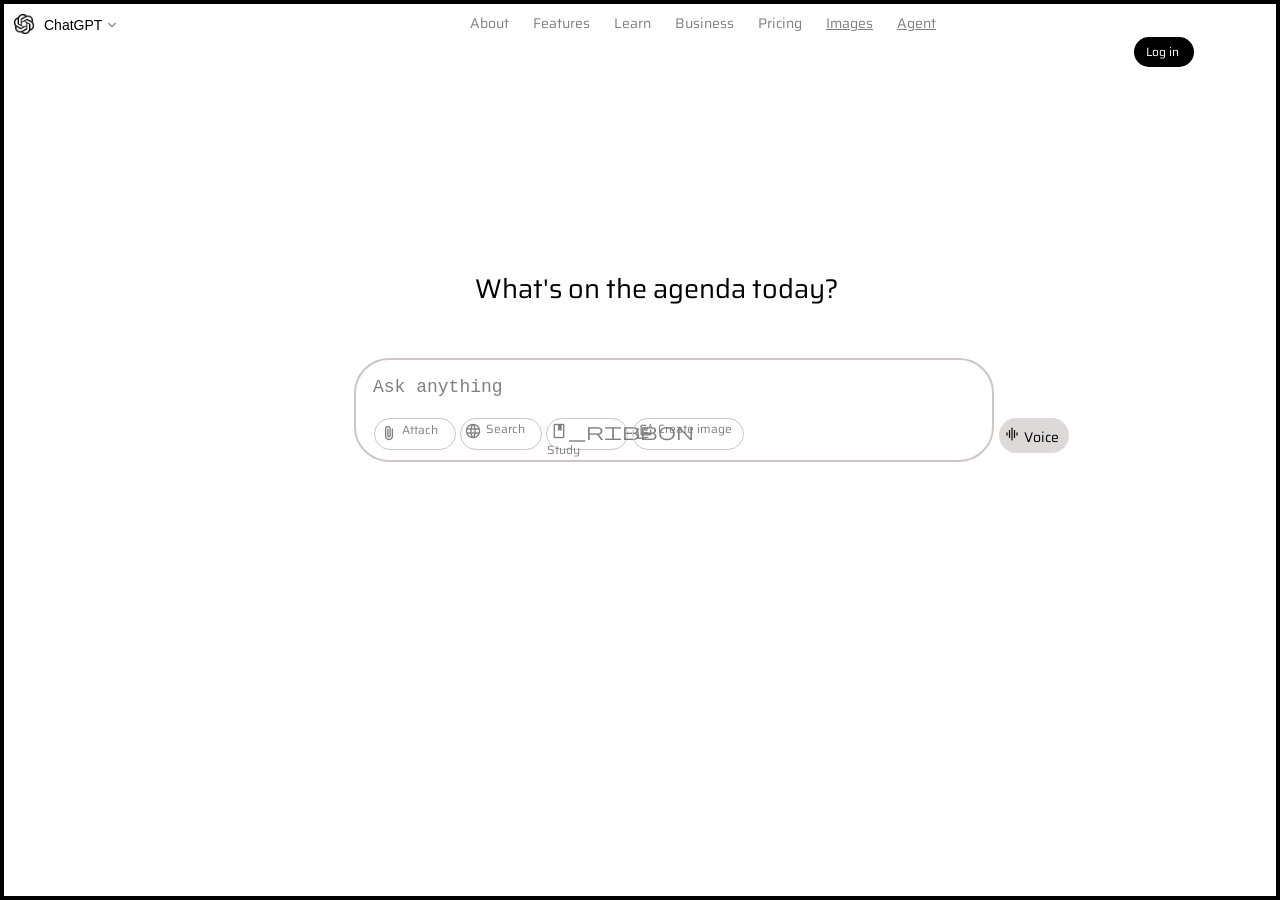
<file: index.html>
<!doctype html>
<html lang="en">
  <head>
    <meta charset="UTF-8" />
    <meta name="viewport" content="width=device-width, initial-scale=1.0" />
    <title>Document</title>
    <link rel="stylesheet" href="index_style.css" />
    <link rel="preconnect" href="https://fonts.googleapis.com" />
    <link rel="preconnect" href="https://fonts.gstatic.com" crossorigin />
    <link
      href="https://fonts.googleapis.com/css2?family=Inter:ital,opsz,wght@0,14..32,100..900;1,14..32,100..900&display=swap"
      rel="stylesheet"
    />
    <link rel="preconnect" href="https://fonts.googleapis.com" />
    <link rel="preconnect" href="https://fonts.gstatic.com" crossorigin />
    <link
      href="https://fonts.googleapis.com/css2?family=Saira:ital,wght@0,100..900;1,100..900&display=swap"
      rel="stylesheet"
    />
    <link
      rel="stylesheet"
      href="https://fonts.googleapis.com/css2?family=Material+Symbols+Outlined:opsz,wght,FILL,GRAD@20,400,0,0&icon_names=keyboard_arrow_down,help,attach_file,language,book_ribbon,photo_auto_merge,graphic_eq"
    />
  </head>
  <body>
    <div class="page">
      <header class="web_header">
        <img
          class="logo_img"
          src="images/gpt_logo.png"
          width="20px"
          height="20px"
        />
        <p class="website_name">ChatGPT</p>
        <span class="material-symbols-outlined arrow_icon">
          keyboard_arrow_down
        </span>
        <navbar class="website_navbar">
          <div class="saira-font nav_option">About</div>
          <div class="saira-font nav_option">Features</div>
          <div class="saira-font nav_option">Learn</div>
          <div class="saira-font nav_option">Business</div>
          <div class="saira-font nav_option">Pricing</div>
          <a href="images.html" class="saira-font nav_option">Images</a>
          <a href="agent.html" class="saira-font nav_option">Agent</a>
        </navbar>

        <div class="log_in">
          <p class="saira-font log_in_p">Log in</p>
        </div>
        <div class="sign_up">
          <p class="saira-font sign_up_p">Sign up for free</p>
        </div>
        <span class="material-symbols-outlined help_icon"> help </span>
      </header>

      <main class="main_section">
        <h1 class="saira-font main_h1">What's on the agenda today?</h1>
        <div class="chat_box">
          <textarea class="text_input" placeholder="Ask anything"></textarea>
        </div>

        <section class="chat_box_buttons">
          <div class="button attach">
            <span class="material-symbols-outlined attach_icon">
              attach_file
            </span>
            <p class="saira-font button_p">Attach</p>
          </div>

          <div class="button search">
            <span class="material-symbols-outlined language_icon">
              language
            </span>
            <p class="saira-font button_p">Search</p>
          </div>

          <div class="button study">
            <span class="material-symbols-outlined book_icon">
              book_ribbon
            </span>
            <p class="saira-font button_p">Study</p>
          </div>

          <div class="button create_img">
            <span class="material-symbols-outlined create_img_icon">
              photo_auto_merge
            </span>
            <p class="saira-font button_p">Create image</p>
          </div>
        </section>

        <div class="voice_button">
          <span class="material-symbols-outlined voice_icon"> graphic_eq </span>
          <p class="saira-font voice_p">Voice</p>
        </div>
      </main>
    </div>
  </body>
</html>
</file>
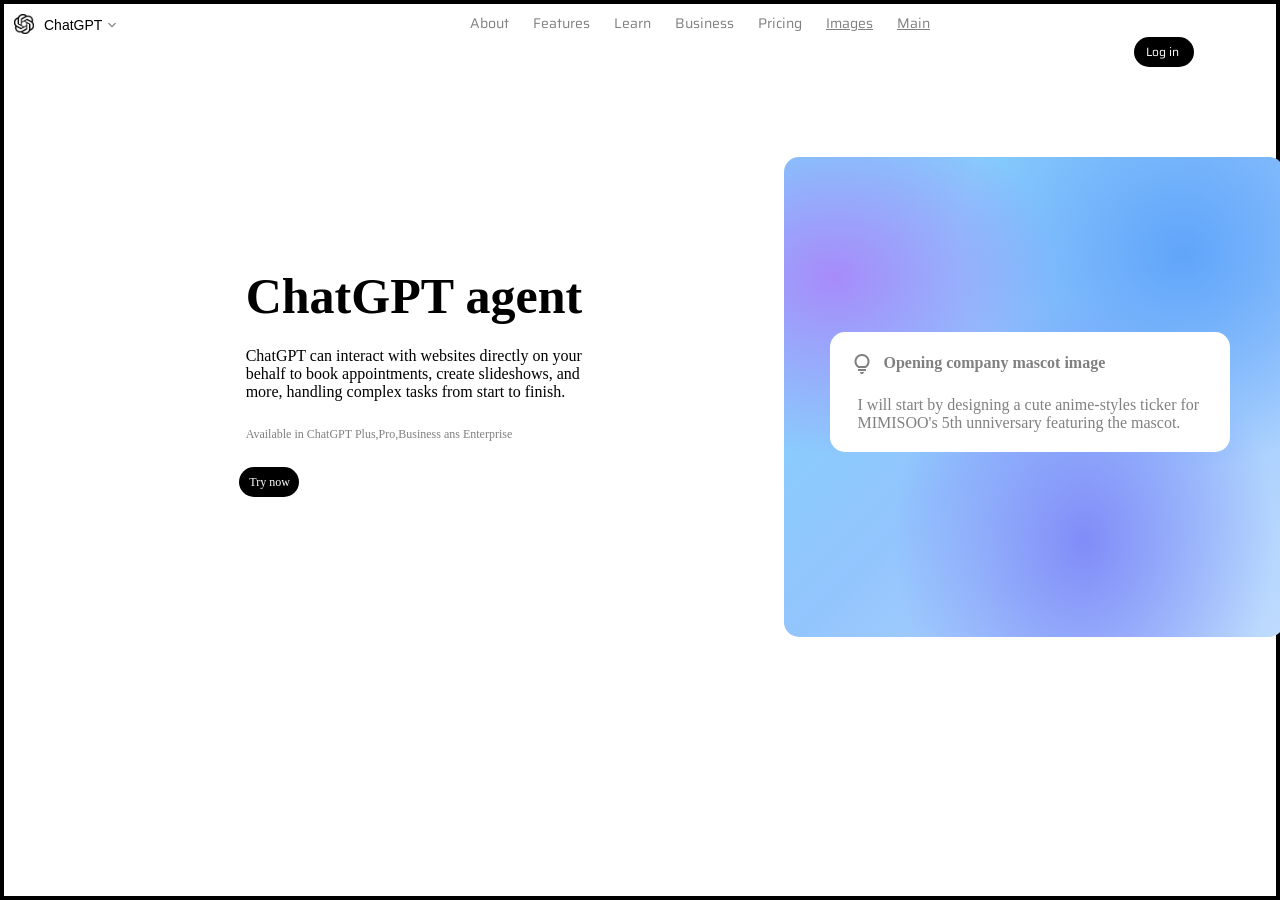
<file: agent.html>
<!doctype html>
<html lang="en">
  <head>
    <meta charset="UTF-8" />
    <meta name="viewport" content="width=device-width, initial-scale=1.0" />
    <title>Document</title>
    <link rel="stylesheet" href="agent_style.css" />
    <link rel="preconnect" href="https://fonts.googleapis.com" />
    <link rel="preconnect" href="https://fonts.gstatic.com" crossorigin />
    <link
      href="https://fonts.googleapis.com/css2?family=Inter:ital,opsz,wght@0,14..32,100..900;1,14..32,100..900&display=swap"
      rel="stylesheet"
    />
    <link rel="preconnect" href="https://fonts.googleapis.com" />
    <link rel="preconnect" href="https://fonts.gstatic.com" crossorigin />
    <link
      href="https://fonts.googleapis.com/css2?family=Saira:ital,wght@0,100..900;1,100..900&display=swap"
      rel="stylesheet"
    />
    <link
      rel="stylesheet"
      href="https://fonts.googleapis.com/css2?family=Material+Symbols+Outlined:opsz,wght,FILL,GRAD@20,400,0,0&icon_names=keyboard_arrow_down,help,attach_file,language,book_ribbon,photo_auto_merge,graphic_eq,lightbulb"
    />
  </head>
  <body>
    <div class="page">
      <header class="web_header">
        <img
          class="logo_img"
          src="images/gpt_logo.png"
          width="20px"
          height="20px"
        />
        <p class="website_name">ChatGPT</p>
        <span class="material-symbols-outlined arrow_icon">
          keyboard_arrow_down
        </span>
        <navbar class="website_navbar">
          <div class="saira-font nav_option">About</div>
          <div class="saira-font nav_option">Features</div>
          <div class="saira-font nav_option">Learn</div>
          <div class="saira-font nav_option">Business</div>
          <div class="saira-font nav_option">Pricing</div>
          <a href="images.html" class="saira-font nav_option">Images</a>
          <a href="index.html" class="saira-font nav_option">Main</a>
        </navbar>

        <div class="log_in">
          <p class="saira-font log_in_p">Log in</p>
        </div>
        <div class="sign_up">
          <p class="saira-font sign_up_p">Sign up for free</p>
        </div>
        <span class="material-symbols-outlined help_icon"> help </span>
      </header>

      <main>
        <section class="left_part">
          <h1 class="main_h1">ChatGPT agent</h1>
          <p class="main_p">
            ChatGPT can interact with websites directly on your behalf to book
            appointments, create slideshows, and more, handling complex tasks
            from start to finish.
          </p>

          <p class="second_main_p">
            Available in ChatGPT Plus,Pro,Business ans Enterprise
          </p>

          <div class="try_now_button">
            <span class="try_now">Try now</span>
          </div>
        </section>

        <section class="right_part">
          <div class="gradient_square">
            <div class="white_square">
              <span class="material-symbols-outlined lightbulb_icon"
                >lightbulb</span
              >
              <p class="white_square_p1">Opening company mascot image</p>

              <p class="white_square_p2">
                I will start by designing a cute anime-styles ticker for
                MIMISOO's 5th unniversary featuring the mascot.
              </p>
            </div>
          </div>
        </section>
      </main>
    </div>
  </body>
</html>
</file>
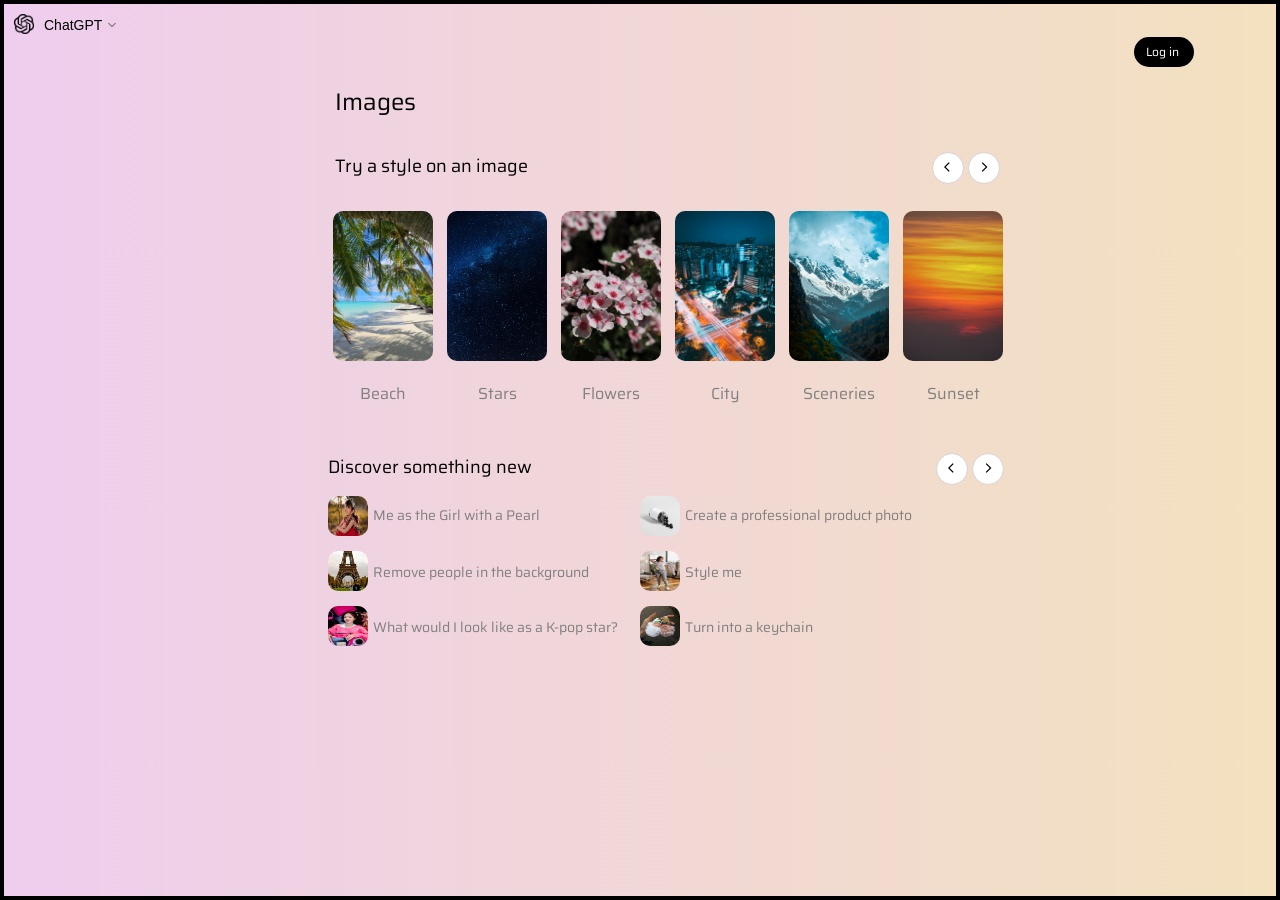
<file: images.html>
<!doctype html>
<html lang="en">
  <head>
    <meta charset="UTF-8" />
    <meta name="viewport" content="width=device-width, initial-scale=1.0" />
    <title>Document</title>
    <link rel="stylesheet" href="images_style.css" />
    <link rel="preconnect" href="https://fonts.googleapis.com" />
    <link rel="preconnect" href="https://fonts.gstatic.com" crossorigin />
    <link
      href="https://fonts.googleapis.com/css2?family=Inter:ital,opsz,wght@0,14..32,100..900;1,14..32,100..900&display=swap"
      rel="stylesheet"
    />
    <link rel="preconnect" href="https://fonts.googleapis.com" />
    <link rel="preconnect" href="https://fonts.gstatic.com" crossorigin />
    <link
      href="https://fonts.googleapis.com/css2?family=Saira:ital,wght@0,100..900;1,100..900&display=swap"
      rel="stylesheet"
    />
    <link
      rel="stylesheet"
      href="https://fonts.googleapis.com/css2?family=Material+Symbols+Outlined:opsz,wght,FILL,GRAD@20,400,0,0&icon_names=keyboard_arrow_down,help,arrow_back_ios,arrow_forward_ios"
    />
  </head>
  <body>
    <div class="images_page">
      <header class="web_header">
        <img
          class="logo_img"
          src="images/gpt_logo.png"
          width="20px"
          height="20px"
        />
        <p class="website_name">ChatGPT</p>
        <span class="material-symbols-outlined arrow_icon">
          keyboard_arrow_down
        </span>

        <div class="log_in">
          <p class="saira-font log_in_p">Log in</p>
        </div>
        <div class="sign_up">
          <p class="saira-font sign_up_p">Sign up for free</p>
        </div>
        <span class="material-symbols-outlined help_icon"> help </span>
      </header>

      <main>
        <h1 class="saira-font main_h1">Images</h1>
        <section class="main_h2">
          <h2 class="saira-font second_h">Try a style on an image</h2>
          <div class="div_white_circles">
            <div class="white_circle c1">
              <span class="material-symbols-outlined arrow_back_icon">
                arrow_back_ios
              </span>
            </div>
            <div class="white_circle c2">
              <span class="material-symbols-outlined arrow_forward_icon">
                arrow_forward_ios
              </span>
            </div>
          </div>
        </section>
        <section class="main_gallery">
          <figure class="gallery_figures">
            <p>
              <img
                class="gallery_img"
                src="images/img1.jpg"
                width="100"
                height="150"
                alt="Beach"
              />
              <figcaption class="saira-font captions">Beach</figcaption>
            </p>
          </figure>

          <figure class="gallery_figures">
            <p>
              <img
                class="gallery_img"
                src="images/img2.jpg"
                width="100"
                height="150"
                alt="stars"
              />
              <figcaption class="saira-font captions">Stars</figcaption>
            </p>
          </figure>

          <figure class="gallery_figures">
            <p>
              <img
                class="gallery_img"
                src="images/img3.jpg"
                width="100"
                height="150"
                alt="flowers"
              />
              <figcaption class="saira-font captions">Flowers</figcaption>
            </p>
          </figure>

          <figure class="gallery_figures">
            <p>
              <img
                class="gallery_img"
                src="images/img4.jpg"
                width="100"
                height="150"
                alt="city"
              />
              <figcaption class="saira-font captions">City</figcaption>
            </p>
          </figure>

          <figure class="gallery_figures">
            <p>
              <img
                class="gallery_img"
                src="images/img5.jpg"
                width="100"
                height="150"
                alt="sceneries"
              />
              <figcaption class="saira-font captions">Sceneries</figcaption>
            </p>
          </figure>

          <figure class="gallery_figures">
            <p>
              <img
                class="gallery_img"
                src="images/img6.jpg"
                width="100"
                height="150"
                alt="sunset"
              />
              <figcaption class="saira-font captions">Sunset</figcaption>
            </p>
          </figure>
        </section>

        <section class="bottom_part">
          <h2 class="saira-font bottom_part_h2">Discover something new</h2>
          <div class="div_white_circles">
            <div class="white_circle c1">
              <span class="material-symbols-outlined arrow_back_icon">
                arrow_back_ios
              </span>
            </div>
            <div class="white_circle c2">
              <span class="material-symbols-outlined arrow_forward_icon">
                arrow_forward_ios
              </span>
            </div>
          </div>

          <section class="bottom_cards">
            <div class="row_card">
              <img
                class="bottom_img img1"
                src="/images/girl.jpg"
                width="40px"
                height="40px"
              />
              <p class="saira-font bottom_card_p p1">
                Me as the Girl with a Pearl
              </p>
            </div>

            <div class="row_card">
              <img
                class="bottom_img img2"
                src="/images/people.jpg"
                width="40px"
                height="40px"
              />
              <p class="saira-font bottom_card_p p2">
                Remove people in the background
              </p>
            </div>

            <div class="row_card">
              <img
                class="bottom_img img3"
                src="/images/kpop.jpg"
                width="40px"
                height="40px"
              />
              <p class="saira-font bottom_card_p p3">
                What would I look like as a K-pop star?
              </p>
            </div>

            <div class="row_card">
              <img
                class="bottom_img img4"
                src="/images/product.jpg"
                width="40px"
                height="40px"
              />
              <p class="saira-font bottom_card_p p4">
                Create a professional product photo
              </p>
            </div>

            <div class="row_card">
              <img
                class="bottom_img img5"
                src="/images/styling.jpg"
                width="40px"
                height="40px"
              />
              <p class="saira-font bottom_card_p p5">Style me</p>
            </div>

            <div class="row_card">
              <img
                class="bottom_img img6"
                src="/images/keychain.jpg"
                width="40px"
                height="40px"
              />
              <p class="saira-font bottom_card_p p6">Turn into a keychain</p>
            </div>
          </section>
        </section>
      </main>
    </div>
  </body>
</html>
</file>
<file: index_style.css>
.inter-font {
  font-family: "Inter", sans-serif;
  font-optical-sizing: auto;
  font-weight: 500;
  font-style: normal;
}

.saira-font {
  font-family: "Saira", sans-serif;
  font-optical-sizing: auto;
  font-weight: 400;
  font-style: normal;
  font-variation-settings: "wdth" 100;
}

body {
  margin: 0;
}

.page {
  width: 100vw;
  height: 100vh;
  box-sizing: border-box;
  border: 4px solid black;
}

.web_header {
  position: relative;
  width: 100%;
}

.logo_img {
  position: absolute;
  margin-left: 10px;
  margin-top: 10px;
}

.website_name {
  position: absolute;
  font-family: sans-serif;
  font-size: 14px;
  margin-top: 13px;
  margin-left: 40px;
}

.arrow_icon {
  display: inline-block;
  color: gray;
  margin-left: 100px;
  margin-top: 13px;
  font-size: 16px !important;
}

.website_navbar {
  position: absolute;
  margin-left: 330px;
  margin-top: 8px;
}
.nav_option {
  display: inline-block;
  color: gray;
  font-size: 14px;
  margin-left: 20px;
  border-bottom: none;
}

.log_in {
  display: inline-block;
  width: 60px;
  height: 30px;
  background-color: black;
  border-radius: 15px;
  margin-top: 0px;
  margin-left: 1130px;
}

.log_in_p {
  color: white;
  font-size: 12px;
  margin-left: 12px;
  margin-top: 5px;
}

.sign_up {
  position: absolute;
  width: 110px;
  height: 29px;
  background-color: white;
  border: 1px solid rgb(216, 210, 210);
  border-radius: 15px;
  top: 10px;
  margin-left: 1320px;
}

.sign_up_p {
  color: black;
  font-size: 12px;
  margin-left: 10px;
  margin-top: 5px;
}

.help_icon {
  position: absolute;
  color: black;
  margin-top: 17px;
  margin-left: 128px;
  font-size: 18px !important;
}

.main_section {
  position: relative;
}

.main_h1 {
  color: black;
  margin-top: 200px;
  margin-left: 37%;
  font-size: 27px;
}

.chat_box {
  position: absolute;
  width: 50%;
  height: 100px;
  border: 2px solid rgb(206, 198, 198);
  border-radius: 35px;
  margin-top: 30px;
  margin-left: 350px;
}

.text_input {
  width: 95%;
  min-height: 20%;
  border: none;
  outline: none;
  resize: none;
  font-size: 14px;
  font-family: "Courier New", Courier, monospace;
  box-sizing: border-box;
  margin-top: 15px;
  margin-left: 15px;
  border-radius: 10px;
}

.text_input::placeholder {
  font-size: 18px;
  color: gray;
}

.chat_box_buttons {
  position: absolute;
  margin-top: 90px;
  left: 370px;
}

.button {
  display: inline-block;
  vertical-align: middle;
  width: 80px;
  height: 30px;
  border: 1px solid rgb(206, 198, 198);
  border-radius: 20px;
}

.attach_icon {
  display: inline-block;
  vertical-align: middle;
  color: gray;
  font-size: 18px !important;
  margin-left: 5px;
  margin-top: 5px;
}

.button_p {
  display: inline-block;
  color: gray;
  margin-left: 0px;
  margin-top: 0px;
  font-size: 12px;
}

.language_icon {
  display: inline-block;
  vertical-align: middle;
  color: gray;
  font-size: 18px !important;
  margin-left: 3px;
  margin-top: 3px;
}

.study {
  color: gray;
}

.book_icon {
  display: inline-block;
  vertical-align: middle;
  color: gray;
  font-size: 18px !important;
  margin-left: 3px;
  margin-top: 3px;
}

.create_img {
  width: 110px;
}

.create_img_icon {
  display: inline-block;
  vertical-align: middle;
  color: gray;
  font-size: 18px !important;
  margin-left: 3px;
  margin-top: 3px;
}

.voice_button {
  display: inline-block;
  width: 70px;
  height: 35px;
  background-color: rgb(222, 217, 217);
  border-radius: 20px;
  margin-left: 995px;
  margin-top: 90px;
}

.voice_icon {
  display: inline-block;
  color: rgb(4, 4, 4);
  font-size: 16px !important;
  margin-left: 5px;
  margin-top: 8px;
}

.voice_p {
  color: black;
  display: inline-block;
  font-size: 14px;
  margin-top: 0px;
}
</file>
<file: agent_style.css>
.inter-font {
  font-family: "Inter", sans-serif;
  font-optical-sizing: auto;
  font-weight: 500;
  font-style: normal;
}

.saira-font {
  font-family: "Saira", sans-serif;
  font-optical-sizing: auto;
  font-weight: 400;
  font-style: normal;
  font-variation-settings: "wdth" 100;
}

body {
  margin: 0;
}

.page {
  width: 100vw;
  height: 100vh;
  box-sizing: border-box;
  border: 4px solid black;
}

.web_header {
  position: relative;
  width: 100%;
}

.logo_img {
  position: absolute;
  margin-left: 10px;
  margin-top: 10px;
}

.website_name {
  position: absolute;
  font-family: sans-serif;
  font-size: 14px;
  margin-top: 13px;
  margin-left: 40px;
}

.arrow_icon {
  display: inline-block;
  color: gray;
  margin-left: 100px;
  margin-top: 13px;
  font-size: 16px !important;
}

.website_navbar {
  position: absolute;
  margin-left: 330px;
  margin-top: 8px;
}
.nav_option {
  display: inline-block;
  color: gray;
  font-size: 14px;
  margin-left: 20px;
  border-bottom: none;
}

.log_in {
  display: inline-block;
  width: 60px;
  height: 30px;
  background-color: black;
  border-radius: 15px;
  margin-top: 0px;
  margin-left: 1130px;
}

.log_in_p {
  color: white;
  font-size: 12px;
  margin-left: 12px;
  margin-top: 5px;
}

.sign_up {
  position: absolute;
  width: 110px;
  height: 29px;
  background-color: white;
  border: 1px solid rgb(216, 210, 210);
  border-radius: 15px;
  top: 10px;
  margin-left: 1320px;
}

.sign_up_p {
  color: black;
  font-size: 12px;
  margin-left: 10px;
  margin-top: 5px;
}

.help_icon {
  position: absolute;
  color: black;
  margin-top: 17px;
  margin-left: 128px;
  font-size: 18px !important;
}

.left_part {
  position: relative;
}

.main_h1 {
  position: absolute;
  display: inline-block;
  color: black;
  font-size: 50px;
  margin-top: 200px;
  margin-left: 19%;
}

.main_p {
  position: absolute;
  display: inline-block;
  color: black;
  margin-top: 280px;
  margin-left: 19%;
  width: 27%;
}

.second_main_p {
  position: absolute;
  display: inline-block;
  color: gray;
  margin-top: 360px;
  margin-left: 19%;
  font-size: 12px;
}

.try_now_button {
  position: absolute;
  display: inline-block;
  width: 60px;
  height: 30px;
  border-radius: 20px;
  background-color: black;
  margin-top: 400px;
  margin-left: 18.5%;
}

.try_now {
  position: absolute;
  color: white;
  font-size: 12px;
  margin-left: 10px;
  margin-top: 8px;
}

.right_part {
  position: relative;
  width: 500px;
  height: 800px;
}

.gradient_square {
  position: absolute;
  display: inline-block;
  width: 100%;
  height: 60%;
  border-radius: 15px;

  background:
    radial-gradient(ellipse at 10% 25%, #a78bfa 0%, transparent 35%),
    radial-gradient(ellipse at 80% 20%, #60a5fa 0%, transparent 40%),
    radial-gradient(ellipse at 60% 80%, #818cf8 0%, transparent 45%),
    linear-gradient(135deg, #7dd3fc, #93c5fd, #bfdbfe);

  margin-left: 780px;
  margin-top: 90px;
}

.white_square {
  background-color: white;
  width: 80%;
  height: 120px;
  border-radius: 15px;
  margin-left: 45.5px;
  margin-top: 35%;
}

.lightbulb_icon {
  color: gray;
  display: inline-block;
  margin-top: 20px;
  margin-left: 20px;
}

.white_square_p1 {
  color: gray;
  font-weight: bold;
  position: absolute;
  display: inline-block;
  margin-top: 22px;
  margin-left: 10px;
}

.white_square_p2 {
  color: gray;
  position: absolute;
  margin-left: 28px;
  width: 70%;
}
</file>
<file: images_style.css>
.inter-font {
  font-family: "Inter", sans-serif;
  font-optical-sizing: auto;
  font-weight: 500;
  font-style: normal;
}

.saira-font {
  font-family: "Saira", sans-serif;
  font-optical-sizing: auto;
  font-weight: 400;
  font-style: normal;
  font-variation-settings: "wdth" 100;
}

body {
  margin: 0;
}

.images_page {
  width: 100vw;
  height: 100vh;
  box-sizing: border-box;
  border: 4px solid black;
  background: linear-gradient(to right, rgb(238, 205, 238), rgb(243, 225, 191));
}

.web_header {
  position: relative;
  width: 100%;
}

.logo_img {
  position: absolute;
  margin-left: 10px;
  margin-top: 10px;
}

.website_name {
  position: absolute;
  font-family: sans-serif;
  font-size: 14px;
  margin-top: 13px;
  margin-left: 40px;
}

.arrow_icon {
  display: inline-block;
  color: gray;
  margin-left: 100px;
  margin-top: 13px;
  font-size: 16px !important;
}

.log_in {
  display: inline-block;
  width: 60px;
  height: 30px;
  background-color: black;
  border-radius: 15px;
  margin-top: 0px;
  margin-left: 1130px;
}

.log_in_p {
  color: white;
  font-size: 12px;
  margin-left: 12px;
  margin-top: 5px;
}

.sign_up {
  position: absolute;
  width: 110px;
  height: 29px;
  background-color: white;
  border: 1px solid rgb(216, 210, 210);
  border-radius: 15px;
  top: 10px;
  margin-left: 1320px;
}

.sign_up_p {
  color: black;
  font-size: 12px;
  margin-left: 10px;
  margin-top: 5px;
}

.help_icon {
  position: absolute;
  color: black;
  margin-top: 17px;
  margin-left: 128px;
  font-size: 18px !important;
}

.main_h1 {
  color: black;
  font-size: 24px;
  margin-left: 26%;
}

.second_h {
  color: black;
  display: inline-block;
  font-size: 18px;
  margin-left: 26%;
}

.div_white_circles {
  display: inline-block;
  margin-left: 400px;
}

.white_circle {
  display: inline-block;
  vertical-align: middle;
  width: 30px;
  height: 30px;
  border-radius: 20px;
  background-color: white;
  border: 1px solid rgb(216, 210, 210);
}

.arrow_back_icon {
  font-size: 12px !important;
  margin-left: 11px;
  margin-top: 8px;
}

.arrow_forward_icon {
  font-size: 12px !important;
  margin-left: 10px;
  margin-top: 8px;
}

.main_gallery {
  margin-left: 25.5%;
}

.gallery_figures {
  display: inline-block;
  margin-left: 5px;
  margin-right: 5px;
  margin-top: 0px;
}

.gallery_img {
  border-radius: 10px;
}

.captions {
  color: gray;
  text-align: center;
}

.bottom_part_h2 {
  color: black;
  display: inline-block;
  font-size: 18px;
  margin-left: 25.5%;
}

.row_card {
  position: relative;
}

.bottom_img {
  position: absolute;
  border-radius: 10px;
}

.bottom_card_p {
  position: absolute;
  color: gray;
  font-size: 14px;
}

.img1 {
  margin-left: 25.5%;
}

.p1 {
  margin-left: 29%;
  margin-top: 8px;
}

.img2 {
  margin-left: 25.5%;
  margin-top: 55px;
}

.p2 {
  margin-left: 29%;
  margin-top: 65px;
}

.img3 {
  margin-left: 25.5%;
  margin-top: 110px;
}

.p3 {
  margin-left: 29%;
  margin-top: 120px;
}

.img4 {
  margin-left: 50%;
  margin-top: 0px;
}

.p4 {
  margin-left: 53.5%;
  margin-top: 8px;
}

.img5 {
  margin-left: 50%;
  margin-top: 55px;
}

.p5 {
  margin-left: 53.5%;
  margin-top: 65px;
}

.img6 {
  margin-left: 50%;
  margin-top: 110px;
}

.p6 {
  margin-left: 53.5%;
  margin-top: 120px;
}
</file>
